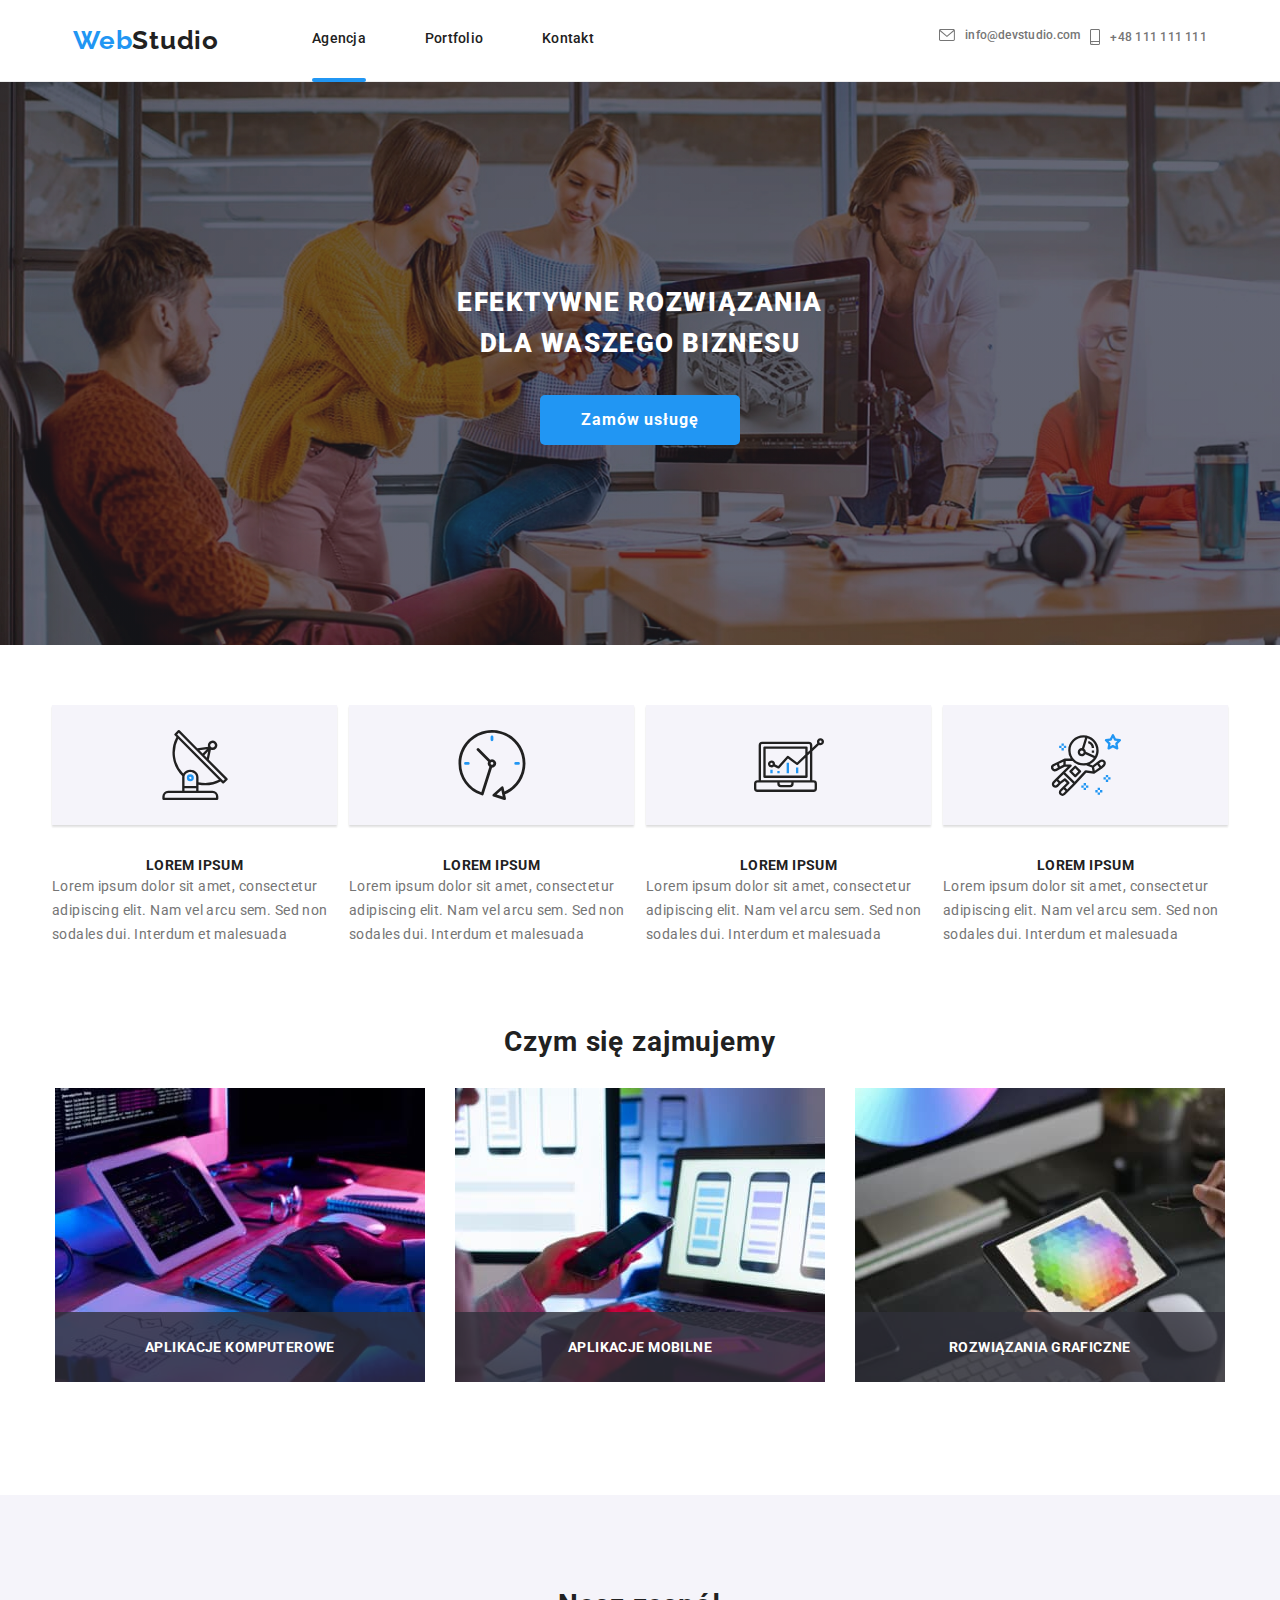
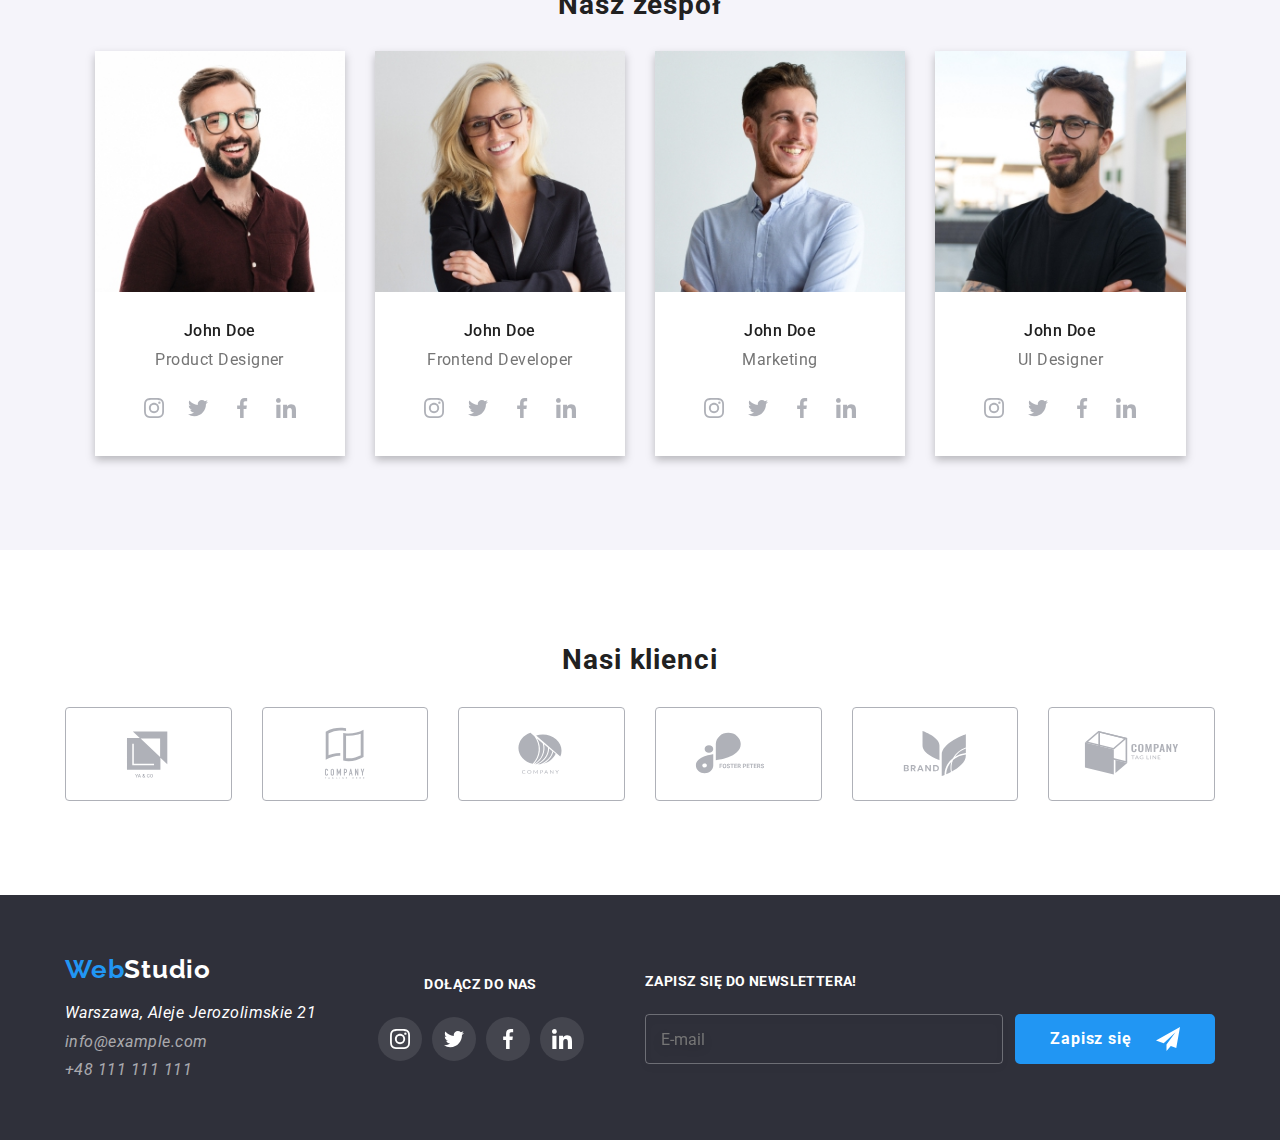
<file: index.html>
<!DOCTYPE html>
<html lang="en">
  <head>
    <meta charset="UTF-8" />
    <meta http-equiv="X-UA-Compatible" content="IE=edge" />
    <meta name="viewport" content="width=device-width, initial-scale=1.0" />
    <title>Studio</title>
    <link
      rel="stylesheet"
      href="https://cdnjs.cloudflare.com/ajax/libs/modern-normalize/1.0.0/modern-normalize.min.css"
    />
    <link rel="stylesheet" href="css/main.min.css" />
    <link rel="preconnect" href="https://fonts.googleapis.com" />
    <link rel="preconnect" href="https://fonts.gstatic.com" crossorigin />
    <link
      href="https://fonts.googleapis.com/css2?family=Raleway:wght@700&family=Roboto:wght@400;500;700;900&display=swap"
      rel="stylesheet"
    />
  </head>
  <body class="body">
 
      <header class="header header--border container">
      <div class="header__div">
        <div class="header__logo-div">
          <a href="index.html" class="logo">
            <span class="logo--blue">Web</span><span class="logo--black">Studio</span></a
          >
        </div>
        <svg alt="mobile menu" class="header__menu menu--hover" data-menu-open>
          <use href="./images/icons.svg#icon-menu"></use>
        </svg>
        <nav class="nav-header">
          <ul class="nav-header__list list">
            <li class="nav-header__list-point">
              <a href="index.html" class="link--hover link active">Agencja</a>
            </li>
            <li class="nav-header__list-point">
              <a href="portfolio.html" class="link--hover link active--choose">Portfolio</a>
            </li>
            <li class="nav-header__list-point">
              <a href="#kontakt" class="link--hover link active--choose">Kontakt</a>
            </li>
          </ul>
        </nav>
        <ul class="header__contact list">
          <li>
            <a href="mailto:info@devstudio.com" class=" link header__mail"
              ><svg class="header__mail-svg" alt="mail icon">
                <use href="./images/icons.svg#icon-mail"></use>
              </svg>
              info@devstudio.com</a
            >
          </li>

          <li>
            <a href="tel:+48111111111" class=" link header__tel"
              ><svg class="header__tel-svg" alt="phone icon">
                <use href="./images/icons.svg#icon-phone"></use>
              </svg>
              +48 111 111 111</a
            >
          </li>
        </ul>
      </div>
    </header>
    
    <main class="main">
      <div class="main__background">
        <section class="section container main-site">
          <h1 class="main-site__headline">EFEKTYWNE ROZWIĄZANIA <br> DLA WASZEGO BIZNESU</h1>
          <div class="main-site__btn">
            <button type="button" class="btn-primary" data-modal-open>Zamów usługę</button>
          </div>
        </section>
      </div>

      <ul class="list main-description container">
        <li class="main-description__list">
          <div class="main-description__pic">
            <svg alt="radar" class="main-description__svg" width="70" height="70">
              <use href="./images/icons.svg#icon-antenna"></use>
            </svg>
          </div>
          <h3 class="main-description__title">LOREM IPSUM</h3>
          <p class="main-description__text">
            Lorem ipsum dolor sit amet, consectetur adipiscing elit. Nam vel arcu sem. Sed non
            sodales dui. Interdum et malesuada
          </p>
        </li>
        <li class="main-description__list">
          <div class="main-description__pic">
            <svg alt="radar" class="main-description__svg" width="70" height="70">
              <use href="./images/icons.svg#icon-clock"></use>
            </svg>
          </div>
          <h3 class="main-description__title">LOREM IPSUM</h3>
          <p class="main-description__text">
            Lorem ipsum dolor sit amet, consectetur adipiscing elit. Nam vel arcu sem. Sed non
            sodales dui. Interdum et malesuada
          </p>
        </li>
        <li class="main-description__list">
          <div class="main-description__pic">
            <svg alt="radar" class="main-description__svg" width="70" height="70">
              <use href="./images/icons.svg#icon-diagram"></use>
            </svg>
          </div>
          <h3 class="main-description__title">LOREM IPSUM</h3>
          <p class="main-description__text">
            Lorem ipsum dolor sit amet, consectetur adipiscing elit. Nam vel arcu sem. Sed non
            sodales dui. Interdum et malesuada
          </p>
        </li>
        <li class="main-description__list">
          <div class="main-description__pic">
            <svg alt="radar" class="main-description__svg" width="70" height="70">
              <use href="./images/icons.svg#icon-astronaut"></use>
            </svg>
          </div>
          <h3 class="main-description__title">LOREM IPSUM</h3>
          <p class="main-description__text">
            Lorem ipsum dolor sit amet, consectetur adipiscing elit. Nam vel arcu sem. Sed non
            sodales dui. Interdum et malesuada
          </p>
        </li>
      </ul>

      <section class="section container about-us">
        <h2 class="main-headline">Czym się zajmujemy</h2>

        <ul class="about-us__list list">
          <li class="about-us__list-point">
            <picture>
                      <source srcset="./images/job/box1.jpeg 1x, ./images/job/box1@2x.jpeg 2x" media="(min-width: 1200px)" />
                    <img
                      src="images/job/box1.jpeg"
                      alt="komputer"
                      class="about-us__image"
                    /></picture>
            <span class="about-us__text" ">Aplikacje komputerowe</span>
          </li>

          <li class="about-us__list-point">
            <picture>
                      <source srcset="./images/job/box2.jpeg 1x, ./images/job/box2@2x.jpeg 2x" media="(min-width: 1200px)" />
                    <img
                      src="images/job/box2.jpeg"
                      alt="laptop"
                      class="about-us__image"
                    /></picture>
            <span class="about-us__text" ">Aplikacje mobilne</span>
          </li>

          <li class="about-us__list-point">
            <picture>
                      <source srcset="./images/job/box3.jpeg 1x, ./images/job/box3@2x.jpeg 2x" media="(min-width: 1200px)" />
                    <img
                      src="images/job/box3.jpeg"
                      alt="tablet"
                      class="about-us__image"
                    /></picture>
            <span class="about-us__text" ">Rozwiązania graficzne</span>
          </li>
        </ul>
      </section>
      <div class="third-section-bcgd">
        <section class="container section crew">
          <h2 class="main-headline">Nasz zespół</h2>
          <ul class="crew__list list">
            <li class="crew__list-point">
              <figure class="crew__fig">
                <picture>
                      <source srcset="./images/crew/crew-mob-1.jpeg 1x, ./images/crew/crew-mob-1@2x.jpeg 2x" media="(min-width: 320px) and (max-width: 768px)" />
                      <source srcset="./images/crew/crew-tab-1.jpeg 1x, ./images/crew/crew-tab-1@2x.jpeg 2x" media="(min-width: 768px) and (max-width: 1200px)" />
                      <source srcset="./images/crew/crew-1.jpeg 1x, ./images/crew/crew-1@2x.jpeg 2x" media="(min-width: 1200px)" />
                    <img
                      src="images/crew/crew-mob-1.jpeg"
                      alt="John Doe1"
                      class="crew-fig__image"
                    /></picture>
                <figcaption>
                  <ul class="crew-fig__list list">
                    <li class="crew-fig__list-name">John Doe</li>
                    <li class="crew-fig__list-tag">Product Designer</li>
                    <ul class="social-list list">
                      <li clas="social-list-item link">
                         <a class="social-link social-link--crew" href="#">
                          <svg class="social-link__icon" alt="Instagram icon" width="20" height="20">
                            <use href="./images/icons.svg#icon-instagram"></use>
                          </svg>
                        </a>
                      </li>
                      <li clas="social-list-item link">
                        <a class="social-link social-link--crew" href="#">
                          <svg class="social-link__icon" alt="Twitter icon" width="20" height="20">
                            <use href="./images/icons.svg#icon-twitter"></use>
                          </svg>
                        </a>
                      </li>
                      <li clas="social-list-item link">
                        <a class="social-link social-link--crew" href="#">
                          <svg class="social-link__icon" alt="Facebook icon" width="20" height="20">
                            <use href="./images/icons.svg#icon-facebook"></use>
                          </svg>
                        </a>
                      </li>
                      <li clas="social-list-item link">
                        <a class="social-link social-link--crew" href="#">
                          <svg class="social-link__icon" alt="LinkedIn icon" width="20" height="20">
                            <use href="./images/icons.svg#icon-linkedin"></use>
                          </svg>
                        </a>
                      </li>
                    </ul>
                  </ul>
                </figcaption>
              </figure>
            </li>

             <li class="crew__list-point">
              <figure class="crew__fig">
                <picture>
                      <source srcset="./images/crew/crew-mob-2.jpeg 1x, ./images/crew/crew-mob-2@2x.jpeg 2x" media="(min-width: 320px) and (max-width: 768px)" />
                      <source srcset="./images/crew/crew-tab-2.jpeg 1x, ./images/crew/crew-tab-2@2x.jpeg 2x" media="(min-width: 768px) and (max-width: 1200px)" />
                      <source srcset="./images/crew/crew-2.jpeg 1x, ./images/crew/crew-2@2x.jpeg 2x" media="(min-width: 1200px)" />
                    <img
                      src="images/crew/crew-mob-2.jpeg"
                      alt="John Doe2"
                      class="crew-fig__image"
                    /></picture>
                <figcaption>
                  <ul class="crew-fig__list list">
                    <li class="crew-fig__list-name">John Doe</li>
                    <li class="crew-fig__list-tag">Frontend Developer</li>
                    <ul class="social-list list">
                      <li clas="social-list-item link">
                         <a class="social-link social-link--crew" href="#">
                          <svg class="social-link__icon" alt="Instagram icon" width="20" height="20">
                            <use href="./images/icons.svg#icon-instagram"></use>
                          </svg>
                        </a>
                      </li>
                      <li clas="social-list-item link">
                        <a class="social-link social-link--crew" href="#">
                          <svg class="social-link__icon" alt="Twitter icon" width="20" height="20">
                            <use href="./images/icons.svg#icon-twitter"></use>
                          </svg>
                        </a>
                      </li>
                      <li clas="social-list-item link">
                        <a class="social-link social-link--crew" href="#">
                          <svg class="social-link__icon" alt="Facebook icon" width="20" height="20">
                            <use href="./images/icons.svg#icon-facebook"></use>
                          </svg>
                        </a>
                      </li>
                      <li clas="social-list-item link">
                        <a class="social-link social-link--crew" href="#">
                          <svg class="social-link__icon" alt="LinkedIn icon" width="20" height="20">
                            <use href="./images/icons.svg#icon-linkedin"></use>
                          </svg>
                        </a>
                      </li>
                    </ul>
                  </ul>
                </figcaption>
              </figure>
            </li>
             <li class="crew__list-point">
              <figure class="crew__fig">
                <picture>
                      <source srcset="./images/crew/crew-mob-3.jpeg 1x, ./images/crew/crew-mob-3@2x.jpeg 2x" media="(min-width: 320px) and (max-width: 768px)" />
                      <source srcset="./images/crew/crew-tab-3.jpeg 1x, ./images/crew/crew-tab-3@2x.jpeg 2x" media="(min-width: 768px) and (max-width: 1200px)" />
                      <source srcset="./images/crew/crew-3.jpeg 1x, ./images/crew/crew-3@2x.jpeg 2x" media="(min-width: 1200px)" />
                    <img
                      src="images/crew/crew-mob-3.jpeg"
                      alt="John Doe3"
                      class="crew-fig__image"
                    /></picture>
                <figcaption>
                  <ul class="crew-fig__list list">
                    <li class="crew-fig__list-name">John Doe</li>
                    <li class="crew-fig__list-tag">Marketing</li>
                    <ul class="social-list list">
                      <li clas="social-list-item link">
                         <a class="social-link social-link--crew" href="#">
                          <svg class="social-link__icon" alt="Instagram icon" width="20" height="20">
                            <use href="./images/icons.svg#icon-instagram"></use>
                          </svg>
                        </a>
                      </li>
                      <li clas="social-list-item link">
                        <a class="social-link social-link--crew" href="#">
                          <svg class="social-link__icon" alt="Twitter icon" width="20" height="20">
                            <use href="./images/icons.svg#icon-twitter"></use>
                          </svg>
                        </a>
                      </li>
                      <li clas="social-list-item link">
                        <a class="social-link social-link--crew" href="#">
                          <svg class="social-link__icon" alt="Facebook icon" width="20" height="20">
                            <use href="./images/icons.svg#icon-facebook"></use>
                          </svg>
                        </a>
                      </li>
                      <li clas="social-list-item link">
                        <a class="social-link social-link--crew" href="#">
                          <svg class="social-link__icon" alt="LinkedIn icon" width="20" height="20">
                            <use href="./images/icons.svg#icon-linkedin"></use>
                          </svg>
                        </a>
                      </li>
                    </ul>
                  </ul>
                </figcaption>
              </figure>
            </li>

             <li class="crew__list-point">
              <figure class="crew__fig">
                <picture>
                      <source srcset="./images/crew/crew-mob-4.jpeg 1x, ./images/crew/crew-mob-4@2x.jpeg 2x" media="(min-width: 320px) and (max-width: 768px)" />
                      <source srcset="./images/crew/crew-tab-4.jpeg 1x, ./images/crew/crew-tab-4@2x.jpeg 2x" media="(min-width: 768px) and (max-width: 1200px)" />
                      <source srcset="./images/crew/crew-4.jpeg 1x, ./images/crew/crew-4@2x.jpeg 2x" media="(min-width: 1200px)" />
                    <img
                      src="images/crew/crew-mob-4.jpeg"
                      alt="John Doe4"
                      class="crew-fig__image"
                    /></picture>
                <figcaption>
                  <ul class="crew-fig__list list">
                    <li class="crew-fig__list-name">John Doe</li>
                    <li class="crew-fig__list-tag">UI Designer</li>
                    <ul class="social-list list">
                      <li clas="social-list-item link">
                         <a class="social-link social-link--crew" href="#">
                          <svg class="social-link__icon" alt="Instagram icon" width="20" height="20">
                            <use href="./images/icons.svg#icon-instagram"></use>
                          </svg>
                        </a>
                      </li>
                      <li clas="social-list-item link">
                        <a class="social-link social-link--crew" href="#">
                          <svg class="social-link__icon" alt="Twitter icon" width="20" height="20">
                            <use href="./images/icons.svg#icon-twitter"></use>
                          </svg>
                        </a>
                      </li>
                      <li clas="social-list-item link">
                        <a class="social-link social-link--crew" href="#">
                          <svg class="social-link__icon" alt="Facebook icon" width="20" height="20">
                            <use href="./images/icons.svg#icon-facebook"></use>
                          </svg>
                        </a>
                      </li>
                      <li clas="social-list-item link">
                        <a class="social-link social-link--crew" href="#">
                          <svg class="social-link__icon" alt="LinkedIn icon" width="20" height="20">
                            <use href="./images/icons.svg#icon-linkedin"></use>
                          </svg>
                        </a>
                      </li>
                    </ul>
                  </ul>
                </figcaption>
              </figure>
            </li>
          </ul>
        </section>
      </div>
      <section class="section clients">
        <h2 class="main-headline">Nasi klienci</h2>
        <div class="container clients__container">
          <ul class="list clients__list">
            <li class="clients__list-point">
              <a class="clients__list-link" href="#">
              <svg class="clients__list-svg" width="106" height="60">
                <use href="./images/icons.svg#icon-Logo"></use>
              </svg></a>
            </li>
            <li class="clients__list-point">
              <a class="clients__list-link" href="#">
              <svg class="clients__list-svg" width="106" height="60">
                <use href="./images/icons.svg#icon-Logo1"></use>
              </svg></a>
            </li>
            <li class="clients__list-point">
              <a class="clients__list-link" href="#">
              <svg class="clients__list-svg" width="106" height="60">
                <use href="./images/icons.svg#icon-Logo2"></use>
              </svg></a>
            </li>
            <li class="clients__list-point">
              <a class="clients__list-link" href="#">
              <svg class="clients__list-svg" width="106" height="60">
                <use href="./images/icons.svg#icon-Logo3"></use>
              </svg></a>
            </li>
            <li class="clients__list-point">
              <a class="clients__list-link" href="#">
              <svg class="clients__list-svg" width="106" height="60">
                <use href="./images/icons.svg#icon-Logo4"></use>
              </svg></a>
            </li>
            <li class="clients__list-point">
              <a class="clients__list-link" href="#">
              <svg class="clients__list-svg" width="106" height="60">
                <use href="./images/icons.svg#icon-Logo5"></use>
              </svg></a>
            </li>
          </ul>
        </div>

      </section>
    </section>
    </main>

    <footer class="footer">
      <div class="container">
        <ul class="list footer__flex">
        <li class="footer__flex-item"><a href="index.html" class="logo"><span class="logo--blue">Web</span><span class="logo--white">Studio</span></a>
        
        <address class="address">
          <ul class="address__list list">
            <li class="address__list-point">
              <a href="https://goo.gl/maps/sYoEFAyqpLNGCCFF7" class="address--color-main address--font link--hover link"
                >Warszawa, Aleje Jerozolimskie 21</a
              >
            </li>
            <li class="address__list-point">
              <a href="mailto:info@example.com" class="address--color-second address--font link--hover link"
                >info@example.com</a
              >
            </li>
            <li class="address__list-point">
              <a href="tel:+48111111111" class="address--color-second address--font link--hover link">+48 111 111 111</a>
            </li>
          </ul>
        </address></li>
        <li class="footer__flex-item"><div class="footer__social-media">
          <h3 class="footer--headers">Dołącz do nas</h3>
          <ul class="footer-social list">
                      <li clas="footer-social__list link">
                        <a class="social-link social-link--footer" href="#">
                          <svg class="social-link__icon" alt="Instagram icon" width="20" height="20">
                            <use href="./images/icons.svg#icon-instagram"></use>
                          </svg>
                        </a>
                      </li>
                      <li clas="footer-social__list link">
                        <a class="social-link social-link--footer" href="#">
                          <svg class="social-link__icon" alt="Twitter icon" width="20" height="20">
                            <use href="./images/icons.svg#icon-twitter"></use>
                          </svg>
                        </a>
                      </li>
                      <li clas="footer-social__list link">
                        <a class="social-link social-link--footer" href="#">
                          <svg class="social-link__icon" alt="Facebook icon" width="20" height="20">
                            <use href="./images/icons.svg#icon-facebook"></use>
                          </svg>
                        </a>
                      </li>
                      <li clas="footer-social__list link">
                        <a class="social-link social-link--footer" href="#">
                          <svg class="social-link__icon" alt="LinkedIn icon" width="20" height="20">
                            <use href="./images/icons.svg#icon-linkedin"></use>
                          </svg>
                        </a>
                      </li>
                    </ul></div></li>
        <li class="footer__form">
          <h2 class="footer--headers">Zapisz się do newslettera!</h2>
          <form action="#" class="footer-form">
            <span class="footer-form__span">
              <label for=""><input type="text" class="footer-form__textbox" name="email" placeholder="E-mail"></label>
              <button type="submit" class="btn-primary btn-primary--form">Zapisz się
              <svg class="footer-form__svg">
                <use href="./images/icons.svg#icon-plane"></use>
              </svg>
            </button>
            </span>
          </form>
        </li>
        </ul>
      </div>
    </footer>

    <div class="backdrop is-hidden" data-modal>
      <div class="modal"><svg type="button" class="close-btn" data-modal-close width="18" height="18">
        <use href="./images/icons.svg#icon-x"></use></button></svg>
        <h2 class="modal--title">Zostaw swoje dane w formularzu poniżej</h2>
        <form class="form" action="#">
          <label for="username" class="form__input">
            Imię
            <span class="form__input-bar"><input type="text" name="username" class="form__input-area"/>
          <svg class="form__svg" width="18" height="18" alt="icon of person">
            <use href="./images/icons.svg#icon-person"></use>
          </svg></span></label>
         <label for="user-phone" class="form__input">
            Telefon
            <span class="form__input-bar"><input type="text" name="phone" class="form__input-area"/>
          <svg class="form__svg" width="18" height="18" alt="icon of person">
            <use href="./images/icons.svg#icon-tel"></use>
          </svg></span></label>
          <label for="user-mail" class="form__input ">
            Email
            <span class="form__input-bar"><input type="text" name="email" class="form__input-area"/>
          <svg class="form__svg" width="18" height="18" alt="icon of person">
            <use href="./images/icons.svg#icon-mailto"></use>
          </svg></span></label>
          <label for="comments" class="form__input-last">
            Komentarz
            <span class="form__textarea">
              <textarea placeholder="Wprowadź tekst" name="comments" rows="5" class="form__textarea-bar" ></textarea></span></label>
            <span class="form__policy">
              <input type="checkbox" name="user-policy" class="form__policy-check visually-hidden" id="user-policy" required/>
              <label for="user-policy" class="form__policy-text">
                Oświadczam iż akceptuję <a href="#" class="form__policy-link">Regulamin</a> i <a href="#" class="form__policy-link">Politykę Prywatności.</a></label>
            </span>
          <button type="submit" class="btn-primary btn-primary--submit">Wyślij</button>
        </form>
      </div>
    </div>

    <div class="backdrop-menu is-hidden" data-menu>
      <svg type="button" class="mobile-close-btn" data-menu-close >
        <use href="./images/icons.svg#icon-x"></use></button></svg>

        <nav class="mobile-menu">
            <ul class="mobile-menu__list list">
              <li class="mobile-menu__list-point">
                <a href="index.html" class="mobile-menu__link link link--hover">Agencja</a>
              </li>
              <li class="mobile-menu__list-point">
                <a href="portfolio.html" class="mobile-menu__link link link--hover">Portfolio</a>
              </li>
              <li class="mobile-menu__list-point"><a href="#kontakt" class="mobile-menu__link link link--hover">Kontakt</a></li>
            </ul>
          </nav>
          <ul class="mobile-menu__contact list">
            
          <li class="mobile-menu__contact-list"><a href="tel:+48111111111" class="link mobile-menu__tel">
            +48 111 111 111</a></li>
          <li class="mobile-menu__contact-list"><a href="mailto:info@devstudio.com" class="link mobile-menu__mail">
            info@devstudio.com</a></li></ul>
          <ul class="mobile-menu__social list">
            <li class="mobile-menu__social-list"><a href="#" class="mobile-menu__social-link link">Instagram</a></li>
            <li class="mobile-menu__social-list"><a href="#" class="mobile-menu__social-link link">Twitter</a></li>
            <li class="mobile-menu__social-list"><a href="#" class="mobile-menu__social-link link">Facebook</a></li>
            <li class="mobile-menu__social-list"><a href="#" class="mobile-menu__social-link link">Linkedin</a></li>
          </ul>
    </div>
    <script src="./js/menu.js"></script>
    <script src="./js/modal.js"></script>
  </body>
</html>
</file>
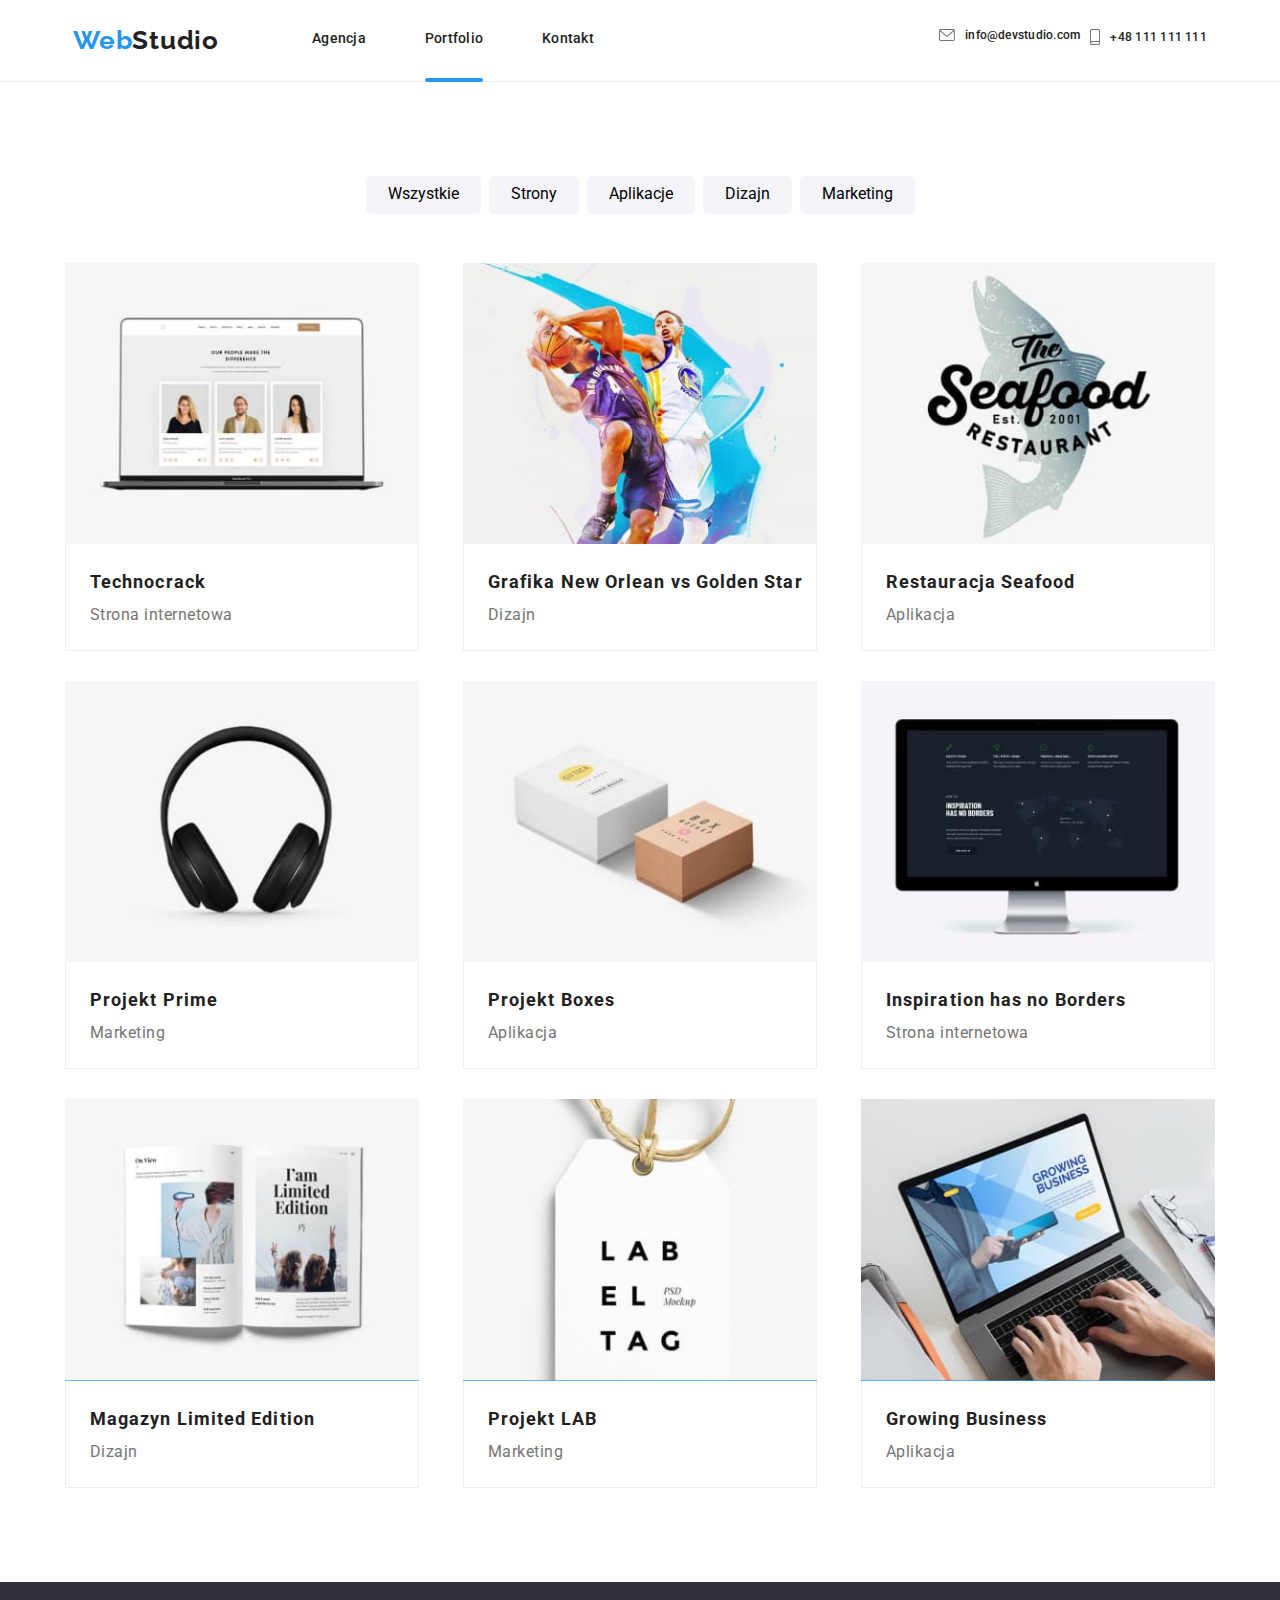
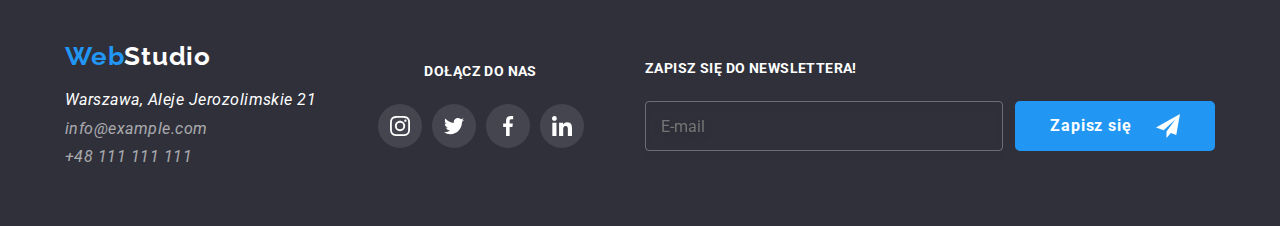
<file: portfolio.html>
<!DOCTYPE html>
<html lang="en">
  <head>
    <meta charset="UTF-8" />
    <meta http-equiv="X-UA-Compatible" content="IE=edge" />
    <meta name="viewport" content="width=device-width, initial-scale=1.0" />
    <title>Studio</title>
    <link
      rel="stylesheet"
      href="https://cdnjs.cloudflare.com/ajax/libs/modern-normalize/1.0.0/modern-normalize.min.css"
    />
    <link rel="stylesheet" href="css/main.min.css" />
    <link rel="preconnect" href="https://fonts.googleapis.com" />
    <link rel="preconnect" href="https://fonts.gstatic.com" crossorigin />
    <link
      href="https://fonts.googleapis.com/css2?family=Raleway:wght@700&family=Roboto:wght@400;500;700;900&display=swap"
      rel="stylesheet"
    />
  </head>

  <body class="body">
    <header class="header header--border container">
      <div class="header__div">
        <div class="header__logo-div">
          <a href="index.html" class="logo">
            <span class="logo--blue">Web</span><span class="logo--black">Studio</span></a
          >
        </div>
        <svg alt="mobile menu" class="header__menu menu--hover" data-menu-open>
          <use href="./images/icons.svg#icon-menu"></use>
        </svg>
        <nav class="nav-header">
          <ul class="nav-header__list list">
            <li class="nav-header__list-point">
              <a href="index.html" class="link--hover link active--choose">Agencja</a>
            </li>
            <li class="nav-header__list-point">
              <a href="portfolio.html" class="link--hover link active">Portfolio</a>
            </li>
            <li class="nav-header__list-point">
              <a href="#kontakt" class="link--hover link active--choose">Kontakt</a>
            </li>
          </ul>
        </nav>
        <ul class="header__contact list">
          <li>
            <a href="mailto:info@devstudio.com" class="link--hover link header__mail"
              ><svg class="header__mail-svg" alt="mail icon">
                <use href="./images/icons.svg#icon-mail"></use>
              </svg>
              info@devstudio.com</a
            >
          </li>

          <li>
            <a href="tel:+48111111111" class="link--hover link header__tel"
              ><svg class="header__tel-svg" alt="phone icon">
                <use href="./images/icons.svg#icon-phone"></use>
              </svg>
              +48 111 111 111</a
            >
          </li>
        </ul>
      </div>
    </header>

    <main class="main">
      <section class="section container portfolio">
        <ul class="portfolio__buttons list">
          <li class="portfolio__buttons-list">
            <button type="button" class="portfolio__btn link btn-all">Wszystkie</button>
          </li>
          <li class="portfolio__buttons-list">
            <button type="button" class="portfolio__btn link btn-pages">Strony</button>
          </li>
          <li class="portfolio__buttons-list">
            <button type="button" class="portfolio__btn link btn-app">Aplikacje</button>
          </li>
          <li class="portfolio__buttons-list">
            <button type="button" class="portfolio__btn link btn-design">Dizajn</button>
          </li>
          <li class="portfolio__buttons-list">
            <button type="button" class="portfolio__btn link btn-marketing">Marketing</button>
          </li>
        </ul>

        <ul class="product list">
          <li class="product__list">
            <figure class="product__fig">
              <ul class="product__fig-list list">
                <li>
                  <div class="hidden-box">
                    <picture>
                      <source srcset="./images/portfolio/mockup-mob.jpeg 1x, ./images/portfolio/mockup-mob@2x.jpeg 2x" media="(min-width: 320px) and (max-width: 768px)" />
                      <source srcset="./images/portfolio/mockup-tab.jpeg 1x, ./images/portfolio/mockup-tab@2x.jpeg 2x" media="(min-width: 768px) and (max-width: 1200px)" />
                      <source srcset="./images/portfolio/mockup.jpeg 1x, ./images/portfolio/mockup@2x.jpeg 2x" media="(min-width: 1200px)" />
                    <img
                      src="images/portfolio/mockup-mob.jpeg"
                      alt="mockup strony internetowej"
                    /></picture>
                    <p class="overlay">
                      Technocrack jest popularną platformą wykorzystywaną do rozpowszechniania
                      koronawirusa. Firmy wykorzystują tę platformę do celów szpiegowskich i ataków
                      na niezabezpieczone serwery konkurencji
                    </p>
                  </div>
                </li>

                <figcaption class="product__figcap">
                  <li class="product__img-title">
                    <h3 class="product__title">Technocrack</h3>
                  </li>
                  <li class="product__img-text">Strona internetowa</li>
                </figcaption>
              </ul>
            </figure>
          </li>
          <li class="product__list">
            <figure class="product__fig">
              <ul class="product__fig-list list">
                <li>
                  <div class="hidden-box">
                    <picture>
                      <source srcset="./images/portfolio/basketball-mob.jpeg 1x, ./images/portfolio/basketball-mob@2x.jpeg 2x" media="(min-width: 320px) and (max-width: 768px)" />
                      <source srcset="./images/portfolio/basketball-tab.jpeg 1x, ./images/portfolio/basketball-tab@2x.jpeg 2x" media="(min-width: 768px) and (max-width: 1200px)" />
                      <source srcset="./images/portfolio/basketball.jpeg 1x, ./images/portfolio/basketball@2x.jpeg 2x" media="(min-width: 1200px)" />
                    <img
                      src="images/portfolio/basketball-mob.jpeg"
                      alt="koszykówka"
                    /></picture>
                    <p class="overlay">
                      Technocrack jest popularną platformą wykorzystywaną do rozpowszechniania
                      koronawirusa. Firmy wykorzystują tę platformę do celów szpiegowskich i ataków
                      na niezabezpieczone serwery konkurencji
                    </p>
                  </div>
                </li>
                <figcaption class="product__figcap">
                  <li class="product__img-title">
                    <h3 class="product__title">Grafika New Orlean vs Golden Star</h3>
                  </li>
                  <li class="product__img-text">Dizajn</li>
                </figcaption>
              </ul>
            </figure>
          </li>
          <li class="product__list">
            <figure class="product__fig">
              <ul class="product__fig-list list">
                <li>
                  <div class="hidden-box">
                    <picture>
                      <source srcset="./images/portfolio/seafood-mob.jpeg 1x, ./images/portfolio/seafood-mob@2x.jpeg 2x" media="(min-width: 320px) and (max-width: 768px)" />
                      <source srcset="./images/portfolio/seafood-tab.jpeg 1x, ./images/portfolio/seafood-tab@2x.jpeg 2x" media="(min-width: 768px) and (max-width: 1200px)" />
                      <source srcset="./images/portfolio/seafood.jpeg 1x, ./images/portfolio/seafood@2x.jpeg 2x" media="(min-width: 1200px)" />
                    <img
                      src="images/portfolio/seafood-mob.jpeg"
                      alt="ryba"
                    /></picture>
                    <p class="overlay">
                      Technocrack jest popularną platformą wykorzystywaną do rozpowszechniania
                      koronawirusa. Firmy wykorzystują tę platformę do celów szpiegowskich i ataków
                      na niezabezpieczone serwery konkurencji
                    </p>
                  </div>
                </li>
                <figcaption class="product__figcap">
                  <li class="product__img-title">
                    <h3 class="product__title">Restauracja Seafood</h3>
                  </li>
                  <li class="product__img-text">Aplikacja</li>
                </figcaption>
              </ul>
            </figure>
          </li>
          <li class="product__list">
            <figure class="product__fig">
              <ul class="product__fig-list list">
                <li>
                  <div class="hidden-box">
                    <picture>
                      <source srcset="./images/portfolio/headphones-mob.jpeg 1x, ./images/portfolio/headphones-mob@2x.jpeg 2x" media="(min-width: 320px) and (max-width: 768px)" />
                      <source srcset="./images/portfolio/headphones-tab.jpeg 1x, ./images/portfolio/headphones-tab@2x.jpeg 2x" media="(min-width: 768px) and (max-width: 1200px)" />
                      <source srcset="./images/portfolio/headphones.jpeg 1x, ./images/portfolio/headphones@2x.jpeg 2x" media="(min-width: 1200px)" />
                    <img
                      src="images/portfolio/headphones-mob.jpeg"
                      alt="słuchawki"
                    /></picture>
                    <p class="overlay">
                      Technocrack jest popularną platformą wykorzystywaną do rozpowszechniania
                      koronawirusa. Firmy wykorzystują tę platformę do celów szpiegowskich i ataków
                      na niezabezpieczone serwery konkurencji
                    </p>
                  </div>
                </li>
                <figcaption class="product__figcap">
                  <li class="product__img-title">
                    <h3 class="product__title">Projekt Prime</h3>
                  </li>
                  <li class="product__img-text">Marketing</li>
                </figcaption>
              </ul>
            </figure>
          </li>
          <li class="product__list">
            <figure class="product__fig">
              <ul class="product__fig-list list">
                <li>
                  <div class="hidden-box">
                    <picture>
                      <source srcset="./images/portfolio/boxes-mob.jpeg 1x, ./images/portfolio/boxes-mob@2x.jpeg 2x" media="(min-width: 320px) and (max-width: 768px)" />
                      <source srcset="./images/portfolio/boxes-tab.jpeg 1x, ./images/portfolio/boxes-tab@2x.jpeg 2x" media="(min-width: 768px) and (max-width: 1200px)" />
                      <source srcset="./images/portfolio/boxes.jpeg 1x, ./images/portfolio/boxes@2x.jpeg 2x" media="(min-width: 1200px)" />
                    <img
                      src="images/portfolio/boxes-mob.jpeg"
                      alt="pudełka"
                    /></picture>
                    <p class="overlay">
                      Technocrack jest popularną platformą wykorzystywaną do rozpowszechniania
                      koronawirusa. Firmy wykorzystują tę platformę do celów szpiegowskich i ataków
                      na niezabezpieczone serwery konkurencji
                    </p>
                  </div>
                </li>
                <figcaption class="product__figcap">
                  <li class="product__img-title">
                    <h3 class="product__title">Projekt Boxes</h3>
                  </li>
                  <li class="product__img-text">Aplikacja</li>
                </figcaption>
              </ul>
            </figure>
          </li>
          <li class="product__list">
            <figure class="product__fig">
              <ul class="product__fig-list list">
                <li>
                  <div class="hidden-box">
                    <picture>
                      <source srcset="./images/portfolio/screen-mob.jpeg 1x, ./images/portfolio/screen-mob@2x.jpeg 2x" media="(min-width: 320px) and (max-width: 768px)" />
                      <source srcset="./images/portfolio/screen-tab.jpeg 1x, ./images/portfolio/screen-tab@2x.jpeg 2x" media="(min-width: 768px) and (max-width: 1200px)" />
                      <source srcset="./images/portfolio/screen.jpeg 1x, ./images/portfolio/screen@2x.jpeg 2x" media="(min-width: 1200px)" />
                    <img
                      src="images/portfolio/screen-mob.jpeg"
                      alt="monitor"
                    /></picture>
                    <p class="overlay">
                      Technocrack jest popularną platformą wykorzystywaną do rozpowszechniania
                      koronawirusa. Firmy wykorzystują tę platformę do celów szpiegowskich i ataków
                      na niezabezpieczone serwery konkurencji
                    </p>
                  </div>
                </li>
                <figcaption class="product__figcap">
                  <li class="product__img-title">
                    <h3 class="product__title">Inspiration has no Borders</h3>
                  </li>
                  <li class="product__img-text">Strona internetowa</li>
                </figcaption>
              </ul>
            </figure>
          </li>
          <li class="product__list">
            <figure class="product__fig">
              <ul class="product__fig-list list">
                <li>
                  <div class="hidden-box">
                    <picture>
                      <source srcset="./images/portfolio/paper-mob.jpeg 1x, ./images/portfolio/paper-mob@2x.jpg 2x" media="(min-width: 320px) and (max-width: 768px)" />
                      <source srcset="./images/portfolio/paper-tab.jpeg 1x, ./images/portfolio/paper-tab@2x.jpeg 2x" media="(min-width: 768px) and (max-width: 1200px)" />
                      <source srcset="./images/portfolio/paper.jpeg 1x, ./images/portfolio/paper@2x.jpeg 2x" media="(min-width: 1200px)" />
                    <img
                      src="images/portfolio/paper-mob.jpeg"
                      alt="magazyn"
                    /></picture>
                    <p class="overlay">
                      Technocrack jest popularną platformą wykorzystywaną do rozpowszechniania
                      koronawirusa. Firmy wykorzystują tę platformę do celów szpiegowskich i ataków
                      na niezabezpieczone serwery konkurencji
                    </p>
                  </div>
                </li>
                <figcaption class="product__figcap">
                  <li class="product__img-title">
                    <h3 class="product__title">Magazyn Limited Edition</h3>
                  </li>
                  <li class="product__img-text">Dizajn</li>
                </figcaption>
              </ul>
            </figure>
          </li>
          <li class="product__list">
            <figure class="product__fig">
              <ul class="product__fig-list list">
                <li class="product__img-title">
                  <div class="hidden-box">
                    <picture>
                      <source srcset="./images/portfolio/label-mob.jpeg 1x, ./images/portfolio/label-mob@2x.jpeg 2x" media="(min-width: 320px) and (max-width: 768px)" />
                      <source srcset="./images/portfolio/label-tab.jpeg 1x, ./images/portfolio/label-tab@2x.jpeg 2x" media="(min-width: 768px) and (max-width: 1200px)" />
                      <source srcset="./images/portfolio/label.jpeg 1x, ./images/portfolio/label@2x.jpeg 2x" media="(min-width: 1200px)" />
                    <img
                      src="images/portfolio/label-mob.jpeg"
                      alt="etykieta"
                    /></picture>
                    <p class="overlay">
                      Technocrack jest popularną platformą wykorzystywaną do rozpowszechniania
                      koronawirusa. Firmy wykorzystują tę platformę do celów szpiegowskich i ataków
                      na niezabezpieczone serwery konkurencji
                    </p>
                  </div>
                </li>
                <figcaption class="product__figcap">
                  <li class="product__img-title">
                    <h3 class="product__title">Projekt LAB</h3>
                  </li>
                  <li class="product__img-text">Marketing</li>
                </figcaption>
              </ul>
            </figure>
          </li>
          <li class="product__list">
            <figure class="product__fig">
              <ul class="product__fig-list list">
                <li>
                  <div class="hidden-box">
                    <picture>
                      <source srcset="./images/portfolio/laptop-mob.jpeg 1x, ./images/portfolio/laptop-mob@2x.jpeg 2x" media="(min-width: 320px) and (max-width: 768px)" />
                      <source srcset="./images/portfolio/laptop-tab.jpeg 1x, ./images/portfolio/laptop-tab@2x.jpeg 2x" media="(min-width: 768px) and (max-width: 1200px)" />
                      <source srcset="./images/portfolio/laptop.jpeg 1x, ./images/portfolio/laptop@2x.jpeg 2x" media="(min-width: 1200px)" />
                    <img
                      src="images/portfolio/laptop-mob.jpeg"
                      alt="laptop"
                    /></picture>
                    <p class="overlay">
                      Technocrack jest popularną platformą wykorzystywaną do rozpowszechniania
                      koronawirusa. Firmy wykorzystują tę platformę do celów szpiegowskich i ataków
                      na niezabezpieczone serwery konkurencji
                    </p>
                  </div>
                </li>
                <figcaption class="product__figcap">
                  <li class="product__img-title">
                    <h3 class="product__title">Growing Business</h3>
                  </li>
                  <li class="product__img-text">Aplikacja</li>
                </figcaption>
              </ul>
            </figure>
          </li>
        </ul>
      </section>
    </main>
    <footer class="footer">
      
        <ul class="list container footer__flex">
          <li class="footer__flex-item">
            <a href="index.html" class="logo"
              ><span class="logo--blue">Web</span><span class="logo--white">Studio</span></a
            >

            <address class="address">
              <ul class="address__list list">
                <li class="address__list-point">
                  <a
                    href="https://goo.gl/maps/sYoEFAyqpLNGCCFF7"
                    class="address--color-main address--font link--hover link"
                    >Warszawa, Aleje Jerozolimskie 21</a
                  >
                </li>
                <li class="address__list-point">
                  <a
                    href="mailto:info@example.com"
                    class="address--color-second address--font link--hover link"
                    >info@example.com</a
                  >
                </li>
                <li class="address__list-point">
                  <a
                    href="tel:+48111111111"
                    class="address--color-second address--font link--hover link"
                    >+48 111 111 111</a
                  >
                </li>
              </ul>
            </address>
          </li>
          <li class="footer__flex-item">
            <div class="footer__social-media">
              <h3 class="footer--headers">Dołącz do nas</h3>
              <ul class="footer-social list">
                <li clas="footer-social__list link">
                  <a class="social-link social-link--footer" href="#">
                    <svg class="social-link__icon" alt="Instagram icon" width="20" height="20">
                      <use href="./images/icons.svg#icon-instagram"></use>
                    </svg>
                  </a>
                </li>
                <li clas="footer-social__list link">
                  <a class="social-link social-link--footer" href="#">
                    <svg class="social-link__icon" alt="Twitter icon" width="20" height="20">
                      <use href="./images/icons.svg#icon-twitter"></use>
                    </svg>
                  </a>
                </li>
                <li clas="footer-social__list link">
                  <a class="social-link social-link--footer" href="#">
                    <svg class="social-link__icon" alt="Facebook icon" width="20" height="20">
                      <use href="./images/icons.svg#icon-facebook"></use>
                    </svg>
                  </a>
                </li>
                <li clas="footer-social__list link">
                  <a class="social-link social-link--footer" href="#">
                    <svg class="social-link__icon" alt="LinkedIn icon" width="20" height="20">
                      <use href="./images/icons.svg#icon-linkedin"></use>
                    </svg>
                  </a>
                </li>
              </ul>
            </div>
          </li>
          <li class="footer__form">
            <h2 class="footer--headers">Zapisz się do newslettera!</h2>
            <form action="#" class="footer-form">
              <span class="footer-form__span">
                <label for=""
                  ><input
                    type="text"
                    class="footer-form__textbox"
                    name="email"
                    placeholder="E-mail"
                /></label>
                <button type="submit" class="btn-primary btn-primary--form">
                  Zapisz się
                  <svg class="footer-form__svg">
                    <use href="./images/icons.svg#icon-plane"></use>
                  </svg>
                </button>
              </span>
            </form>
          </li>
        </ul>
     
    </footer>

    <div class="backdrop-menu is-hidden" data-menu>
      <svg type="button" class="mobile-close-btn" data-menu-close >
        <use href="./images/icons.svg#icon-x"></use></button></svg>

        <nav class="mobile-menu">
            <ul class="mobile-menu__list list">
              <li class="mobile-menu__list-point">
                <a href="index.html" class="mobile-menu__link link link--hover">Agencja</a>
              </li>
              <li class="mobile-menu__list-point">
                <a href="portfolio.html" class="mobile-menu__link link link--hover">Portfolio</a>
              </li>
              <li class="mobile-menu__list-point"><a href="#kontakt" class="mobile-menu__link link link--hover">Kontakt</a></li>
            </ul>
          </nav>
          <ul class="mobile-menu__contact list">
            
          <li class="mobile-menu__contact-list"><a href="tel:+48111111111" class="link mobile-menu__tel">
            +48 111 111 111</a></li>
          <li class="mobile-menu__contact-list"><a href="mailto:info@devstudio.com" class="link mobile-menu__mail">
            info@devstudio.com</a></li></ul>
          <ul class="mobile-menu__social list">
            <li class="mobile-menu__social-list"><a href="#" class="mobile-menu__social-link link">Instagram</a></li>
            <li class="mobile-menu__social-list"><a href="#" class="mobile-menu__social-link link">Twitter</a></li>
            <li class="mobile-menu__social-list"><a href="#" class="mobile-menu__social-link link">Facebook</a></li>
            <li class="mobile-menu__social-list"><a href="#" class="mobile-menu__social-link link">Linkedin</a></li>
          </ul>
    </div>
    <script src="./js/menu.js"></script>

  </body>
</html>
</file>
<file: css/main.min.css>
.visually-hidden{-moz-appearance:none;-webkit-appearance:none;appearance:none}.social-link{display:flex;align-items:center;justify-content:center;width:44px;height:44px;border-radius:50%;transition-property:background;transition-duration:250ms;transition-timing-function:cubic-bezier(0.4, 0, 0.2, 1);transition-delay:0}.social-link--footer:hover,.social-link--footer:focus{background:var(--main-color);transform:background}.social-link--footer{background:rgba(255,255,255,0.1);fill:var(--transparent-fill)}.backdrop{position:fixed;background-color:rgba(0,0,0,0.2);left:0;top:0;width:100%;height:100%;transition:opacity 250ms cubic-bezier(0.4, 0, 0.2, 1)}.is-hidden{opacity:0;pointer-events:none}.backdrop-menu{display:flex;flex-direction:column;justify-content:space-between;z-index:1;position:fixed;left:0;top:0;width:100%;height:100%;background-color:var(--transparent-fill);padding:48px 40px;padding-right:17.291vw;transition:opacity 250ms cubic-bezier(0.4, 0, 0.2, 1)}.modal{position:absolute;background-color:var(--transparent-fill);box-shadow:0px 1px 3px rgba(0,0,0,0.12),0px 1px 1px rgba(0,0,0,0.14),0px 2px 1px rgba(0,0,0,0.2);border-radius:4px;max-width:450px;width:100%;min-height:609px;top:50%;left:50%;transform:translate(-50%, -50%);padding:40px}@media screen and (min-width: 1200px){.modal{max-width:528px;min-height:581px}}.modal--title{font-weight:700;font-size:20px;line-height:1.15;text-align:center;letter-spacing:0.03em;color:var(--secondary-color);margin-bottom:12px}.form{margin-top:12px}.form__input{font-size:12px;line-height:1.167;letter-spacing:0.01em;color:var(--background-color);margin-bottom:10px}.form__input-last{font-size:12px;line-height:1.167;letter-spacing:0.01em;color:var(--background-color)}.form__input-bar{display:block;position:relative;margin-top:4px;margin-bottom:10px;height:40px}.form__input-area{width:100%;height:40px;padding-left:35px;border:1px solid rgba(33,33,33,0.2);border-radius:4px;transition:border-color 250ms cubic-bezier(0.4, 0, 0.2, 1)}.form__svg{position:absolute;left:12px;top:50%;transform:translateY(-50%);transition:fill 250ms cubic-bezier(0.4, 0, 0.2, 1);fill:var(--secondary-color)}.form__textarea{display:block;position:relative;margin-top:4px;margin-bottom:10px}.form__textarea-bar{resize:none;width:100%;height:120px;border:1px solid rgba(33,33,33,0.2);border-radius:4px;transition:border-color 250ms cubic-bezier(0.4, 0, 0.2, 1);padding:12px 16px;color:var(--secondary-color)}.form__textarea-bar:placeholder-shown{font-size:12px;line-height:1.167;letter-spacing:0.01em;color:rgba(117,117,117,0.5)}.form__input-area:focus,.form__textarea-bar:focus{border-color:var(--main-color);outline:none}.form__input-area:focus+.form__svg{fill:var(--main-color)}.form__policy-link{display:inline-block;margin-left:3px;margin-right:3px;color:var(--main-color)}.form__policy-text::before{display:inline-block;content:"";background-image:url("data:image/svg+xml;charset=utf8,%3Csvg width='16' height='16' viewBox='0 0 16 16' fill='none' xmlns='http://www.w3.org/2000/svg'%3E%3Cpath d='M14.2222 1.66667V13.3333H1.77778V1.66667H14.2222ZM14.2222 0H1.77778C0.8 0 0 0.75 0 1.66667V13.3333C0 14.25 0.8 15 1.77778 15H14.2222C15.2 15 16 14.25 16 13.3333V1.66667C16 0.75 15.2 0 14.2222 0Z' fill='%23212121'/%3E%3C/svg%3E");width:16px;height:16px;margin-right:8px;transition:opacity 250ms cubic-bezier(0.4, 0, 0.2, 1);opacity:0.85}.form__policy-check:checked+.form__policy-text::before{background-image:url("data:image/svg+xml;charset=utf8,%3Csvg width='16' height='16' viewBox='0 0 16 16' fill='none' xmlns='http://www.w3.org/2000/svg'%3E%3Crect width='16' height='16' rx='2' fill='%232196F3'/%3E%3Cpath d='M3.95703 7.75166L3.88825 7.68604L3.81923 7.75141L2.93123 8.59258L2.85486 8.66492L2.93097 8.73753L6.42671 12.0724L6.49574 12.1382L6.56476 12.0724L14.069 4.91352L14.1449 4.84116L14.069 4.76881L13.1873 3.92764L13.1183 3.86183L13.0493 3.92761L6.49577 10.1735L3.95703 7.75166Z' fill='white' stroke='white' stroke-width='0.2'/%3E%3C/svg%3E");opacity:1}.form__policy-text{display:flex;justify-content:center;align-items:center;font-size:12px;line-height:1.71;letter-spacing:0.03em;color:var(--background-color);margin-bottom:30px}@media screen and (min-width: 1200px){.form__policy-text{font-size:14px}}.btn-primary{width:200px;height:50px;background-color:var(--main-color);font-weight:700;font-size:16px;letter-spacing:0.06em;cursor:pointer;color:var(--transparent-fill);border-radius:5px;border:none;display:block}.btn-primary--submit{margin:0 auto}.btn-primary--form{display:flex;align-items:center;justify-content:center}.btn-primary:hover,.btn-primary:focus{background-color:#0286f1}.portfolio__btn{height:38px;background-color:var(--btn-background);border-radius:5px;cursor:pointer;border:none;padding:6px 22px;transition-property:color, background-color, box-shadow;transition-duration:250ms;transition-timing-function:cubic-bezier(0.4, 0, 0.2, 1);transition-delay:0}.portfolio__btn:hover,.portfolio__btn:focus{background-color:var(--main-color);color:var(--transparent-fill);box-shadow:0px 3px 1px rgba(0,0,0,0.1),0px 1px 2px rgba(0,0,0,0.08),0px 2px 2px rgba(0,0,0,0.12);font-weight:bold;transform:color, background-color, box-shadow}.close-btn{position:absolute;width:30px;height:30px;padding:5px;top:8px;right:8px;border:1px solid rgba(0,0,0,0.1);border-radius:50%;cursor:pointer;background-color:var(--transparent-fill);transition:fill}.close-btn:hover,.close-btn:focus{fill:var(--main-color);transform:fill}.mobile-close-btn{position:absolute;width:40px;height:40px;padding:5px;top:10px;right:15px;cursor:pointer;fill:var(--secondary-color);background-color:var(--transparent-fill);transition:fill}.mobile-close-btn:hover,.mobile-close-btn:focus{fill:var(--main-color);transform:fill}.portfolio__buttons{display:flex;justify-content:left;align-items:center;flex-wrap:wrap;padding-bottom:34px;margin-right:-8px}.portfolio__buttons-list{flex-basis:calc(95%/3 -30px);margin-bottom:15px;margin-right:8px}@media screen and (min-width: 768px){.portfolio__buttons{justify-content:center}}.mobile-menu__link{font-weight:500;font-size:40px;line-height:1.17;letter-spacing:0.02em;color:var(--secondary-color)}.mobile-menu__list-point:not(:last-child){margin-bottom:36px}.mobile-menu__contact{margin-top:auto;margin-bottom:64px}.mobile-menu__contact-list:not(:last-child){margin-bottom:32px}.mobile-menu__tel{font-weight:500;font-size:34px;line-height:1.17;letter-spacing:0.02em}.mobile-menu__mail{font-weight:500;font-size:24px;line-height:1.17;letter-spacing:0.02em;color:var(--background-color)}.mobile-menu__social{display:flex;align-items:center;flex-wrap:wrap;justify-content:space-between}.mobile-menu__social-link{position:relative;font-weight:500;font-size:18px;line-height:1.17;letter-spacing:0.02em;color:var(--main-color)}.mobile-menu__social-list{position:relative}.mobile-menu__social-list:not(:first-child)::after{content:"";position:absolute;left:0;top:0;width:0;height:100%;border:1px solid rgba(33,33,33,0.2);transform:translateX(-10px)}:root{--main-color: #2196f3;--secondary-color: #212121;--background-color: #757575;--footer-background: #2f303a;--transparent-fill: #ffffff;--btn-background: #f5f4fa;--portfolio-frames: #eeeeee;--header-border: #ECECEC;--svg-color: #afb1b8;--gradient: rgba(47, 48, 58, 0.4);--logo-font: 'Raleway';--body-font: 'Roboto'}body{font-family:var(--body-font);font-style:normal;color:var(--background-color);max-width:1600;margin:0 auto}h1,h2,h3,h4,h5,h6,ul,ol,p{margin:0;padding:0}img{display:block;max-width:100%;height:auto}.list{list-style:none}.link{text-decoration:none}.container{width:100%;padding-left:15px;padding-right:15px;margin-right:auto;margin-left:auto}.section{padding-top:60px;padding-bottom:60px}@media screen and (min-width: 480px) and (max-width: 768px){.container{max-width:480px}}@media screen and (min-width: 768px){.container{max-width:768px}}@media screen and (min-width: 768px) and (min-width: 1200px){.container{max-width:1200px;padding-left:25px;padding-right:25px}.section{padding-top:94px;padding-bottom:94px}}.logo{text-decoration:none}.logo--blue,.logo--black,.logo--white{font-family:var(--logo-font);font-weight:700;font-size:24px;line-height:1.1;letter-spacing:0.03em}.logo--blue{color:var(--main-color)}.logo--black{color:var(--secondary-color)}.logo--white{color:var(--transparent-fill)}@media screen and (min-width: 1200px){.logo{text-decoration:none}.logo--blue,.logo--black,.logo--white{font-size:26px}}.header{display:flex;justify-content:space-between;align-items:center;padding:0 15px;max-width:320px}.header__div{display:flex;align-items:center;justify-content:space-evenly;padding:16px 0}.header__logo-div{margin-right:120px}.header__menu{display:block;width:40px;height:40px}.header--border{border-bottom:1px solid var(--header-border)}.header__mail,.header__tel,.header__contact{display:none}.header .nav-header{display:none}.header .menu--hover{text-decoration:none;color:var(--secondary-color);transition-property:color, fill;transition-duration:250ms;transition-timing-function:cubic-bezier(0.4, 0, 0.2, 1);transition-delay:0;cursor:pointer}.header .menu--hover:hover,.header .menu--hover:focus{color:var(--main-color);transform:color;fill:var(--main-color)}@media screen and (min-width: 480px){.header{max-width:480px}.header__logo-div{margin-right:276px}}@media screen and (min-width: 768px){.header{max-width:768px}.header__logo-div{margin-right:83px}.header__div{padding:26px 0}.header__menu{display:none}.header__mail{margin-bottom:10px}.header__mail,.header__tel{display:flex;justify-content:start;align-items:center;color:var(--background-color);fill:var(--background-color)}.header__mail:hover,.header__mail:focus,.header__tel:hover,.header__tel:focus{color:var(--main-color);transform:color;fill:var(--main-color)}.header__mail-svg{width:14px;height:10px;margin-right:10px}.header__tel-svg{width:10px;height:14px;margin-right:10px}.header__contact{display:flex;flex-direction:column;color:var(--background-color);font-size:12px;line-height:1.14px;letter-spacing:0.02em;font-weight:500}.header .nav-header{display:unset;margin-left:auto;margin-right:101px}.header .nav-header__list{display:flex;align-items:center;justify-content:space-between;min-width:282px;font-size:14px;line-height:1.14px;letter-spacing:0.02em;font-weight:500}.header .link--hover{text-decoration:none;color:var(--secondary-color);transition-property:color, fill;transition-duration:250ms;transition-timing-function:cubic-bezier(0.4, 0, 0.2, 1);transition-delay:0}.header .link--hover:hover,.header .link--hover:focus{color:var(--main-color);transform:color;fill:var(--main-color)}.header .active::after{content:"";display:block;border-bottom:4px solid var(--main-color);border-radius:2px;transform:translateY(41px)}.header .active--choose::after{content:"";display:block;border-bottom:4px solid transparent;border-radius:2px;transform:scaleX(0) translateY(41px);transform-origin:right;transition:transform 150ms ease-in}.header .active--choose:hover::after,.header .active--choose:focus::after{content:"";display:block;border-bottom:4px solid var(--main-color);border-radius:2px;transform:scaleX(1) translateY(41px);transform-origin:left}}@media screen and (min-width: 1200px){.header{justify-content:center;max-width:1600px}.header__logo-div{margin-right:93px}.header__div{padding:26px 0}.header__menu{display:none}.header__mail{margin-right:10px}.header__mail-svg{width:16px;height:12px;margin-right:10px}.header__tel-svg{width:10px;height:16px;margin-right:10px}.header__contact{display:flex;flex-direction:row}.header .nav-header{display:unset;margin-left:auto;margin-right:345px}.header .active::after{transform:translateY(39px)}.header .active--choose::after{content:"";transform:scaleX(0) translateY(39px)}.header .active--choose:hover::after,.header .active--choose:focus::after{content:"";transform:scaleX(1) translateY(39px)}}.footer{background-color:var(--footer-background);padding:60px 0}.footer__flex{display:flex;flex-direction:column;justify-content:center;align-items:center;flex-wrap:wrap}.footer__flex-item{margin-bottom:60px}.footer .logo{display:flex;justify-content:center}.footer__social-media{display:flex;justify-content:center;flex-direction:column;width:206px;height:80px;text-align:center}.footer--headers{font-size:14px;line-height:1.71;letter-spacing:0.03em;text-transform:uppercase;color:var(--transparent-fill);margin-bottom:20px;font-weight:700}.footer-social{display:flex;align-items:center;justify-content:space-between;height:44px}.footer__form{display:flex;flex-direction:column;justify-content:center;text-align:center}.footer-form{width:100%}.footer-form__span{display:flex;flex-direction:column;justify-content:center;align-items:center}.footer-form .btn-primary{margin-top:20px}.footer-form__textbox{display:block;width:91vw;max-width:450px;height:50px;background-color:transparent;border:1px solid rgba(255,255,255,0.3);box-sizing:border-box;filter:drop-shadow(0px 4px 4px rgba(0,0,0,0.15));border-radius:4px;padding:16px 15px;color:var(--transparent-fill)}.footer-form__textbox:focus{outline:none}.footer-form__svg{width:24px;height:24px;margin-left:24px}.address{text-align:center}.address--font{font-weight:400;line-height:1.2;letter-spacing:0.03em}.address--color-main{color:var(--transparent-fill)}.address--color-second{color:rgba(255,255,255,0.6)}.address__list-point:not(:last-child){padding-bottom:9px}.address__list-point:first-child{padding-top:20px}.link--hover{text-decoration:none;transition-property:color, fill;transition-duration:250ms;transition-timing-function:cubic-bezier(0.4, 0, 0.2, 1);transition-delay:0}.link--hover:hover,.link--hover:focus{color:var(--main-color);transform:color;fill:var(--main-color)}@media screen and (min-width: 480px){.footer__flex{max-width:480px}}@media screen and (min-width: 768px){.footer__flex{max-width:768px;flex-direction:row;justify-content:space-around}.footer__flex-item{flex-basis:calc(95%/2)}}@media screen and (min-width: 1200px){.footer__flex{flex-wrap:nowrap;max-width:1200px;justify-content:space-between}.footer__flex-item{flex-basis:unset;margin-bottom:unset}.footer__form{text-align:left}.footer .logo{justify-content:start}.footer .address{text-align:left}.footer-form__span{display:flex;flex-direction:row;justify-content:center;align-items:center}.footer-form .btn-primary{margin-top:unset}.footer-form__textbox{max-width:358px;margin-right:12px}}.main__background{background-image:linear-gradient(var(--gradient), var(--gradient)),url(../images/main/hero-mob.jpeg);background-size:cover;max-width:1600pxłó}.main-site{display:flex;justify-content:center;align-items:center;flex-direction:column}.main-site__headline{width:100%;font-weight:900;font-size:26px;line-height:1.61;text-align:center;letter-spacing:0.06em;text-transform:uppercase;color:var(--transparent-fill);padding-top:106px;padding-bottom:30px}.main-site__btn{padding-bottom:106px}.main-description,.about-us__list,.main-crew{display:flex;align-items:center;justify-content:space-evenly;flex-direction:row}.main-headline{font-weight:700;font-size:28px;line-height:1.17;text-align:center;letter-spacing:0.03em;color:var(--secondary-color);padding-bottom:30px}@media screen and (min-device-pixel-ratio: 2) and (min-width: 320px) and (max-width: 768px), screen and (-webkit-min-device-pixel-ratio: 2) and (min-width: 320px) and (max-width: 768px), screen and (min-resolution: 192dpi) and (min-width: 320px) and (max-width: 768px), screen and (min-resolution: 2dppx) and (min-width: 320px) and (max-width: 768px){.main__background{background-image:linear-gradient(var(--gradient), var(--gradient)),url(../images/main/hero-mob@2x.jpeg)}}@media screen and (min-width: 768px){.main__background{background-image:linear-gradient(var(--gradient), var(--gradient)),url(../images/main/hero-tab.jpeg)}}@media screen and (min-device-pixel-ratio: 2) and (min-width: 768px) and (max-width: 1200px), screen and (-webkit-min-device-pixel-ratio: 2) and (min-width: 768px) and (max-width: 1200px), screen and (min-resolution: 192dpi) and (min-width: 768px) and (max-width: 1200px), screen and (min-resolution: 2dppx) and (min-width: 768px) and (max-width: 1200px){.main__background{background-image:linear-gradient(var(--gradient), var(--gradient)),url(../images/main/hero-tab@2x.jpeg)}}@media screen and (min-width: 1200px){.main__background{background-image:linear-gradient(var(--gradient), var(--gradient)),url(../images/main/hero.jpeg)}}@media screen and (min-device-pixel-ratio: 2) and (min-width: 1200px), screen and (-webkit-min-device-pixel-ratio: 2) and (min-width: 1200px), screen and (min-resolution: 192dpi) and (min-width: 1200px), screen and (min-resolution: 2dppx) and (min-width: 1200px){.main__background{background-image:linear-gradient(var(--gradient), var(--gradient)),url(../images/main/hero@2x.jpeg)}}.main-description{padding:60px 0;display:flex;align-items:center;justify-content:space-evenly;flex-direction:column;flex-wrap:wrap;margin-bottom:-30px}.main-description__list{flex-basis:calc(100%);margin-bottom:30px;max-width:95%}.main-description__text{font-size:14px;line-height:1.71;letter-spacing:0.03em}.main-description__pic{display:flex;justify-content:center;align-items:center;background-color:var(--btn-background);padding:25px 0px;margin-bottom:30px;box-shadow:0px 3px 1px rgba(0,0,0,0.01),0px 1px 2px rgba(0,0,0,0.05),0px 2px 2px rgba(0,0,0,0.09)}.main-description__title{font-weight:700;font-size:14px;line-height:1.43;letter-spacing:0.03em;text-transform:uppercase;color:var(--secondary-color);text-align:center}@media screen and (min-width: 480px){.main-description{max-width:480px}}@media screen and (min-width: 768px){.main-description{max-width:768px;flex-direction:row}.main-description__list{flex-basis:calc(95%/2)}}@media screen and (min-width: 1200px){.main-description{flex-direction:row;max-width:1200px}.main-description__list{flex-basis:calc(95%/4)}.main-description__list:nth-child(-n+2){margin-bottom:30px}}.about-us{display:none}@media screen and (min-width: 1200px){.about-us{display:unset;max-width:1200px}.about-us__list{display:flex;align-items:center;justify-content:center;padding-bottom:94px}.about-us__list-point{position:relative}.about-us__list-point:not(:last-child){margin-right:30px}.about-us__text{position:absolute;background:rgba(47,48,58,0.8);color:var(--transparent-fill);bottom:0;left:0;width:370px;height:70px;text-align:center;font-weight:700;font-size:14px;text-transform:uppercase;letter-spacing:0.03em;padding-top:27px}}.third-section-bcgd{background-color:var(--btn-background)}.crew__list{display:flex;align-items:center;justify-content:center;flex-wrap:wrap;flex-direction:column}.crew__list-point{border-bottom-left-radius:5px;border-bottom-right-radius:5px;filter:drop-shadow(0px 4px 4px rgba(0,0,0,0.25))}.crew__list-point:not(:last-child){margin-bottom:30px}.social-list{display:flex;align-items:center;justify-content:center}.crew__fig{margin:0px;background-color:var(--transparent-fill);transition:250ms cubic-bezier(0.4, 0, 0.2, 1)}.crew-fig__list-name{font-weight:500;font-size:16px;line-height:1.18;letter-spacing:0.03em;color:var(--secondary-color);padding-top:30px;padding-bottom:10px}.crew-fig__list-tag{font-size:16px;line-height:1.18;letter-spacing:0.03em;padding-bottom:16px;color:var(--background-color)}.crew-fig__list-name,.crew-fig__list-tag{text-align:center}.crew-fig__image{width:100%;height:100%}.crew-fig__list .social-list{padding-bottom:26px}.social-link--crew{fill:var(--svg-color)}.social-link--crew.social-link--crew:hover,.social-link--crew.social-link--crew:focus{background-color:var(--main-color);fill:var(--transparent-fill);transform:fill, background}@media screen and (min-width: 480px){.crew{max-width:480px}}@media screen and (min-width: 768px){.crew{max-width:768px}.crew__fig{margin-right:30px;margin-bottom:30px}.crew__list{display:flex;flex-direction:row;margin-right:-30px;margin-bottom:-30px}.crew__list-point{flex-basis:calc(95%/2)}.crew__list-point:not(:last-child){margin-bottom:0}}@media screen and (min-width: 1200px){.crew{max-width:1200px}.crew__fig{background-color:var(--transparent-fill);transition:250ms cubic-bezier(0.4, 0, 0.2, 1)}.crew__fig:hover,.crew__fig:focus{transform:scale(105%)}.crew__list-point{flex-basis:calc(95%/4)}}.clients__list{display:flex;align-items:center;justify-content:center;flex-wrap:wrap;margin-left:-30px;margin-top:-30px}.clients__list-point{margin-left:30px;margin-top:30px;flex-basis:calc(100% / 2 - 30px)}.clients__list-link{display:flex;justify-content:center;align-items:center;padding:16px 0px;border:1px solid var(--svg-color);border-radius:4px;fill:var(--svg-color);transition-property:fill, border;transition-duration:250ms;transition-timing-function:cubic-bezier(0.4, 0, 0.2, 1);transition-delay:0}.clients__list-link:hover,.clients__list-link:focus{fill:var(--main-color);border:1px solid var(--main-color);transform:fill, border}@media screen and (min-width: 480px){.clients__list{max-width:480px}}@media screen and (min-width: 768px){.clients__list{max-width:768px}.clients__list-point{flex-basis:calc(100% / 3 - 30px)}}@media screen and (min-width: 1200px){.clients__list{max-width:1200px}.clients__list-point{flex-basis:calc(100% / 6 - 30px)}}.product{display:flex;justify-content:space-around;align-items:center;flex-wrap:wrap;margin-bottom:-30px}.product__title{font-weight:700;font-size:18px;line-height:2;letter-spacing:0.06em;color:var(--secondary-color)}.product__list{flex-basis:100%;max-width:354px;transition-property:box-shadow;transition-duration:250ms;transition-timing-function:cubic-bezier(0.4, 0, 0.2, 1);transition-delay:0;margin-bottom:30px}.product__list:hover,.product__list:focus{box-shadow:0px 1px 1px rgba(0,0,0,0.12),0px 4px 4px rgba(0,0,0,0.06),1px 4px 6px rgba(0,0,0,0.16);transform:box-shadow}.product__fig{margin:0}.product__figcap{padding-top:20px;padding-left:24px;border-bottom:1px solid var(--portfolio-frames);border-left:1px solid var(--portfolio-frames);border-right:1px solid var(--portfolio-frames)}.product__img-text{font-size:16px;line-height:1.88;padding-bottom:20px;letter-spacing:0.03em}@media screen and (min-width: 768px){.product{max-width:768px;justify-content:space-between}.product__list{flex-basis:calc(95%/2);width:100%}}@media screen and (min-width: 1200px){.product{max-width:1200px;justify-content:space-between}.product__list{flex-basis:calc(95%/3);width:100%}}.hidden-box{position:relative;overflow:hidden}.overlay{position:absolute;top:0;left:0;width:100%;height:100%;transition-property:color,translateY(100%);transition-duration:250ms;transition-timing-function:cubic-bezier(0.4, 0, 0.2, 1);transition-delay:0;background-color:rgba(33,150,243,0.9);transform:translateY(100%);font-size:18px;color:var(--transparent-fill);padding:49px 45px 49px 24px;line-height:1.56;letter-spacing:0.03em}.product__fig:hover .overlay{transform:translateY(0)}
/*# sourceMappingURL=main.min.css.map */
</file>
